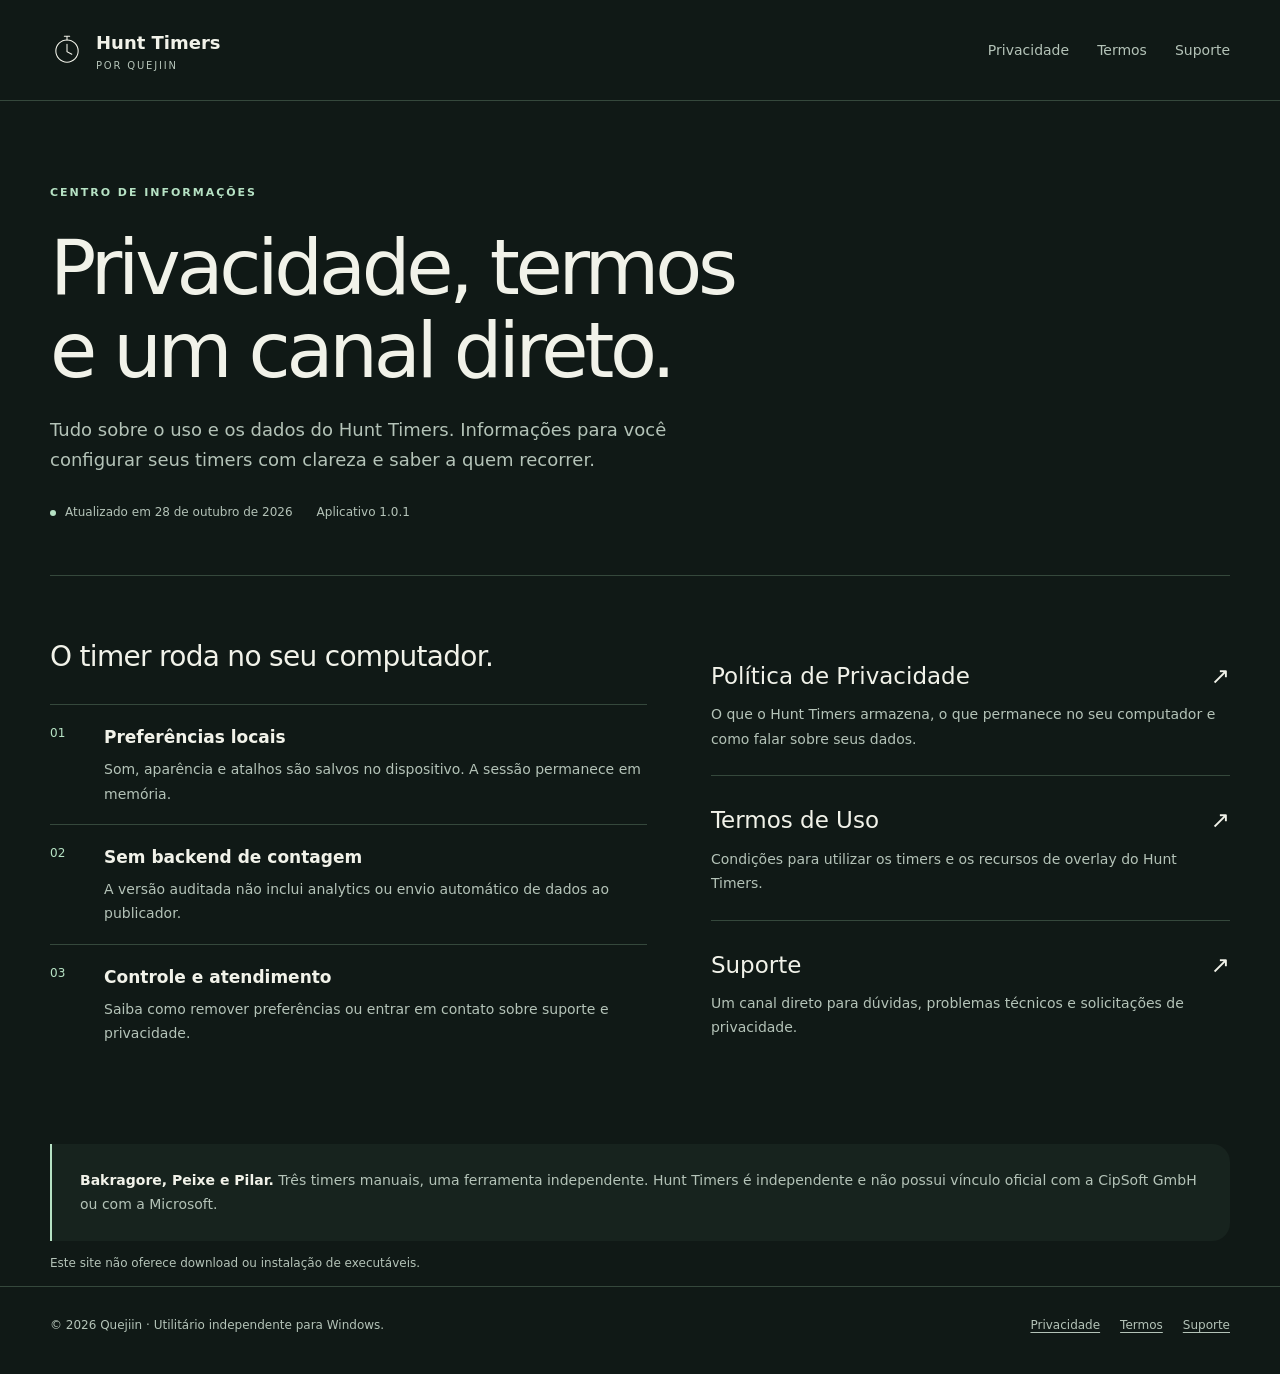
<file: index.html>
<!doctype html>
<html lang="pt-BR"><head><meta charset="utf-8"><meta name="viewport" content="width=device-width,initial-scale=1"><meta name="color-scheme" content="dark"><meta name="referrer" content="strict-origin-when-cross-origin"><meta http-equiv="Content-Security-Policy" content="default-src 'none'; style-src 'self'; img-src 'self'; font-src 'none'; script-src 'none'; connect-src 'none'; base-uri 'none'; form-action 'none'; object-src 'none'"><title>Privacidade, termos e suporte | Hunt Timers</title><meta name="description" content="Informações de privacidade, termos de uso e suporte do Hunt Timers, por Quejiin."><link rel="canonical" href="https://quejiin.github.io/"><link rel="icon" type="image/svg+xml" href="assets/icon.svg"><link rel="stylesheet" href="assets/style.css"></head>
<body><a class="skip" href="#conteudo">Pular para o conteúdo</a><header class="site-header"><div class="wrap header-row"><a class="brand" href="index.html"><svg viewBox="0 0 64 64" aria-hidden="true"><circle cx="32" cy="34" r="21" fill="none" stroke="currentColor" stroke-width="2"/><path d="M32 21v14l9 5M27 6h10M32 6v7" fill="none" stroke="currentColor" stroke-width="2" stroke-linecap="round"/></svg><span>Hunt Timers<small>por Quejiin</small></span></a><nav class="nav" aria-label="Navegação principal"><a href="privacidade.html">Privacidade</a><a href="termos.html">Termos</a><a href="suporte.html">Suporte</a></nav></div></header><main id="conteudo" class="wrap"><div class="hero"><span class="eyebrow">Centro de informações</span><h1>Privacidade, termos<br>e um canal direto.</h1><p class="lead">Tudo sobre o uso e os dados do Hunt Timers. Informações para você configurar seus timers com clareza e saber a quem recorrer.</p><div class="meta"><span><i class="dot" aria-hidden="true"></i>Atualizado em 28 de outubro de 2026</span><span>Aplicativo 1.0.1</span></div></div><div class="divider"></div><div class="home-grid"><section aria-labelledby="local"><h2 id="local">O timer roda no seu computador.</h2><div class="facts"><div class="fact"><span class="number">01</span><div><strong>Preferências locais</strong><p>Som, aparência e atalhos são salvos no dispositivo. A sessão permanece em memória.</p></div></div><div class="fact"><span class="number">02</span><div><strong>Sem backend de contagem</strong><p>A versão auditada não inclui analytics ou envio automático de dados ao publicador.</p></div></div><div class="fact"><span class="number">03</span><div><strong>Controle e atendimento</strong><p>Saiba como remover preferências ou entrar em contato sobre suporte e privacidade.</p></div></div></div></section><section aria-label="Documentos"><a class="destination" href="privacidade.html"><h3>Política de Privacidade<span aria-hidden="true">↗</span></h3><p>O que o Hunt Timers armazena, o que permanece no seu computador e como falar sobre seus dados.</p></a><a class="destination" href="termos.html"><h3>Termos de Uso<span aria-hidden="true">↗</span></h3><p>Condições para utilizar os timers e os recursos de overlay do Hunt Timers.</p></a><a class="destination" href="suporte.html"><h3>Suporte<span aria-hidden="true">↗</span></h3><p>Um canal direto para dúvidas, problemas técnicos e solicitações de privacidade.</p></a></section></div><div class="note"><strong>Bakragore, Peixe e Pilar.</strong> Três timers manuais, uma ferramenta independente. Hunt Timers é independente e não possui vínculo oficial com a CipSoft GmbH ou com a Microsoft.</div><p class="small">Este site não oferece download ou instalação de executáveis.</p></main><footer><div class="wrap footer-row"><span>© 2026 Quejiin · Utilitário independente para Windows.</span><nav class="footer-links" aria-label="Links do rodapé"><a href="privacidade.html">Privacidade</a><a href="termos.html">Termos</a><a href="suporte.html">Suporte</a></nav></div></footer></body></html>
</file>
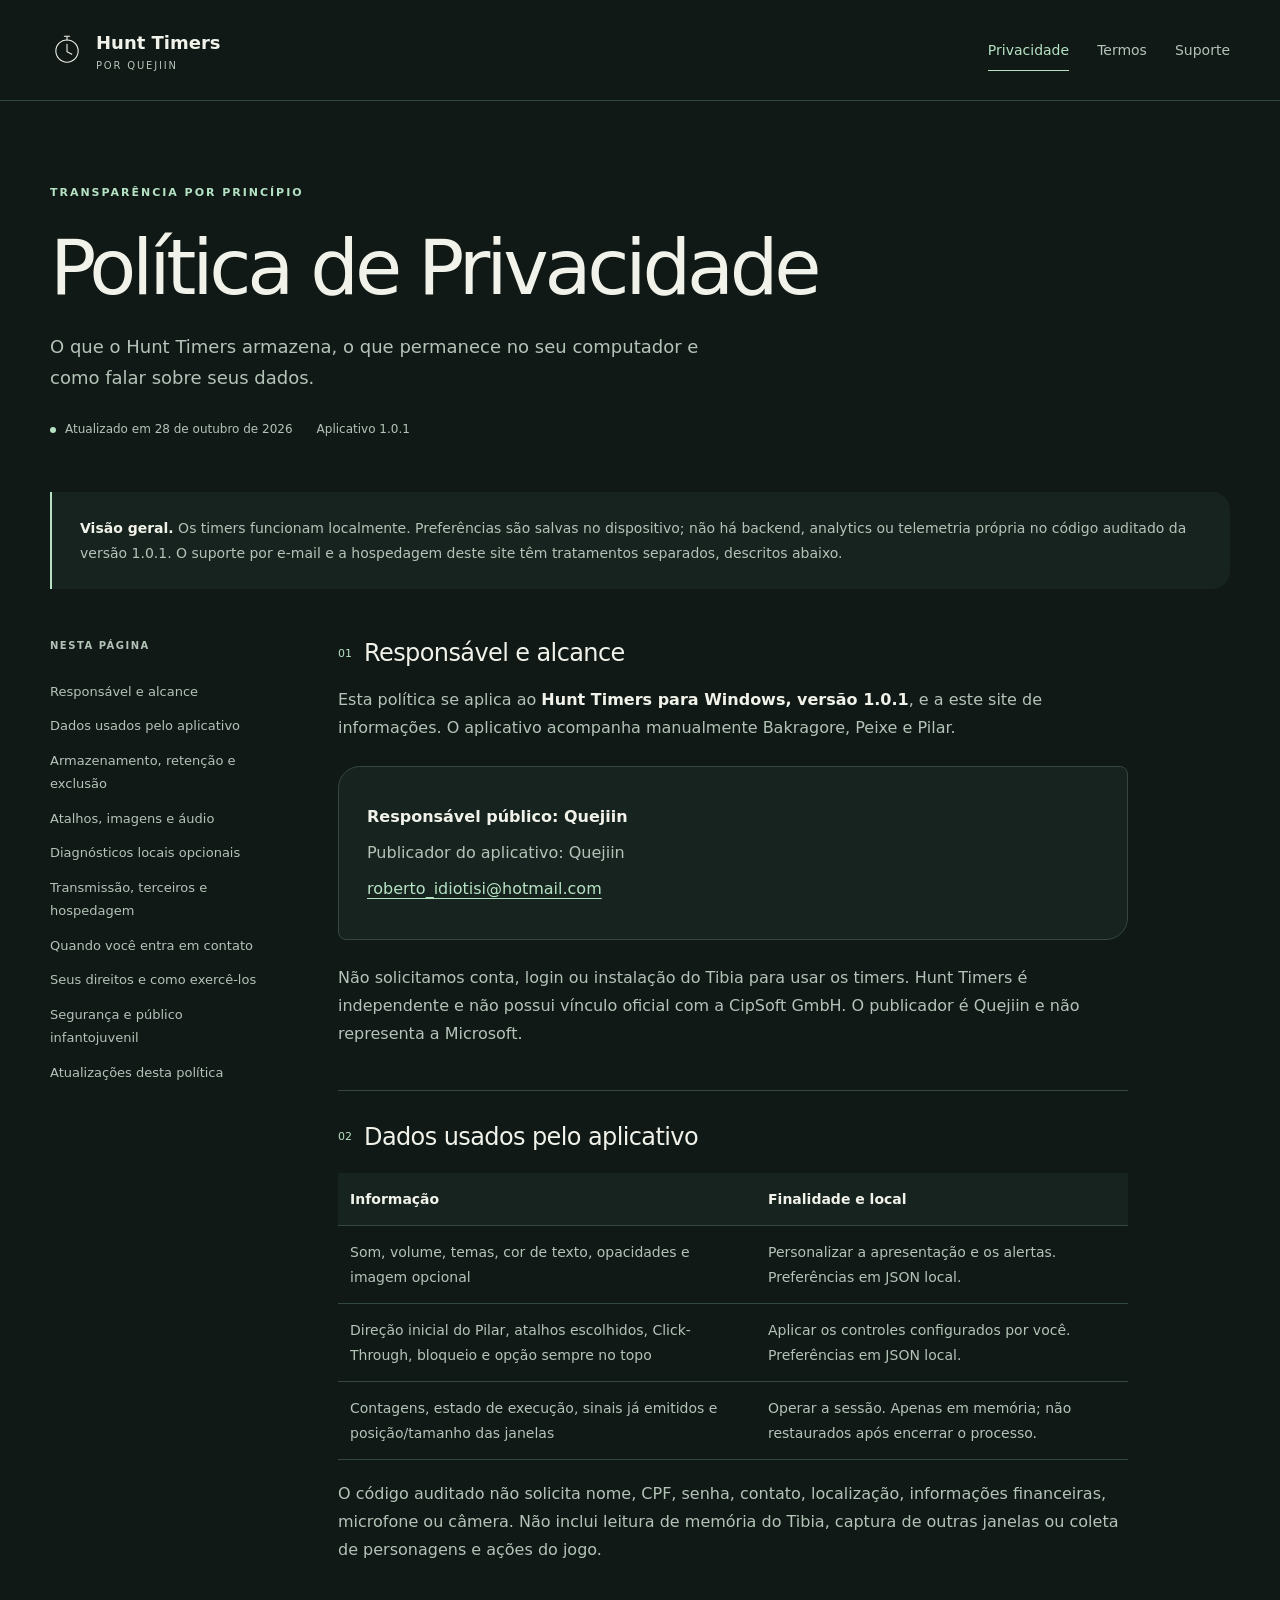
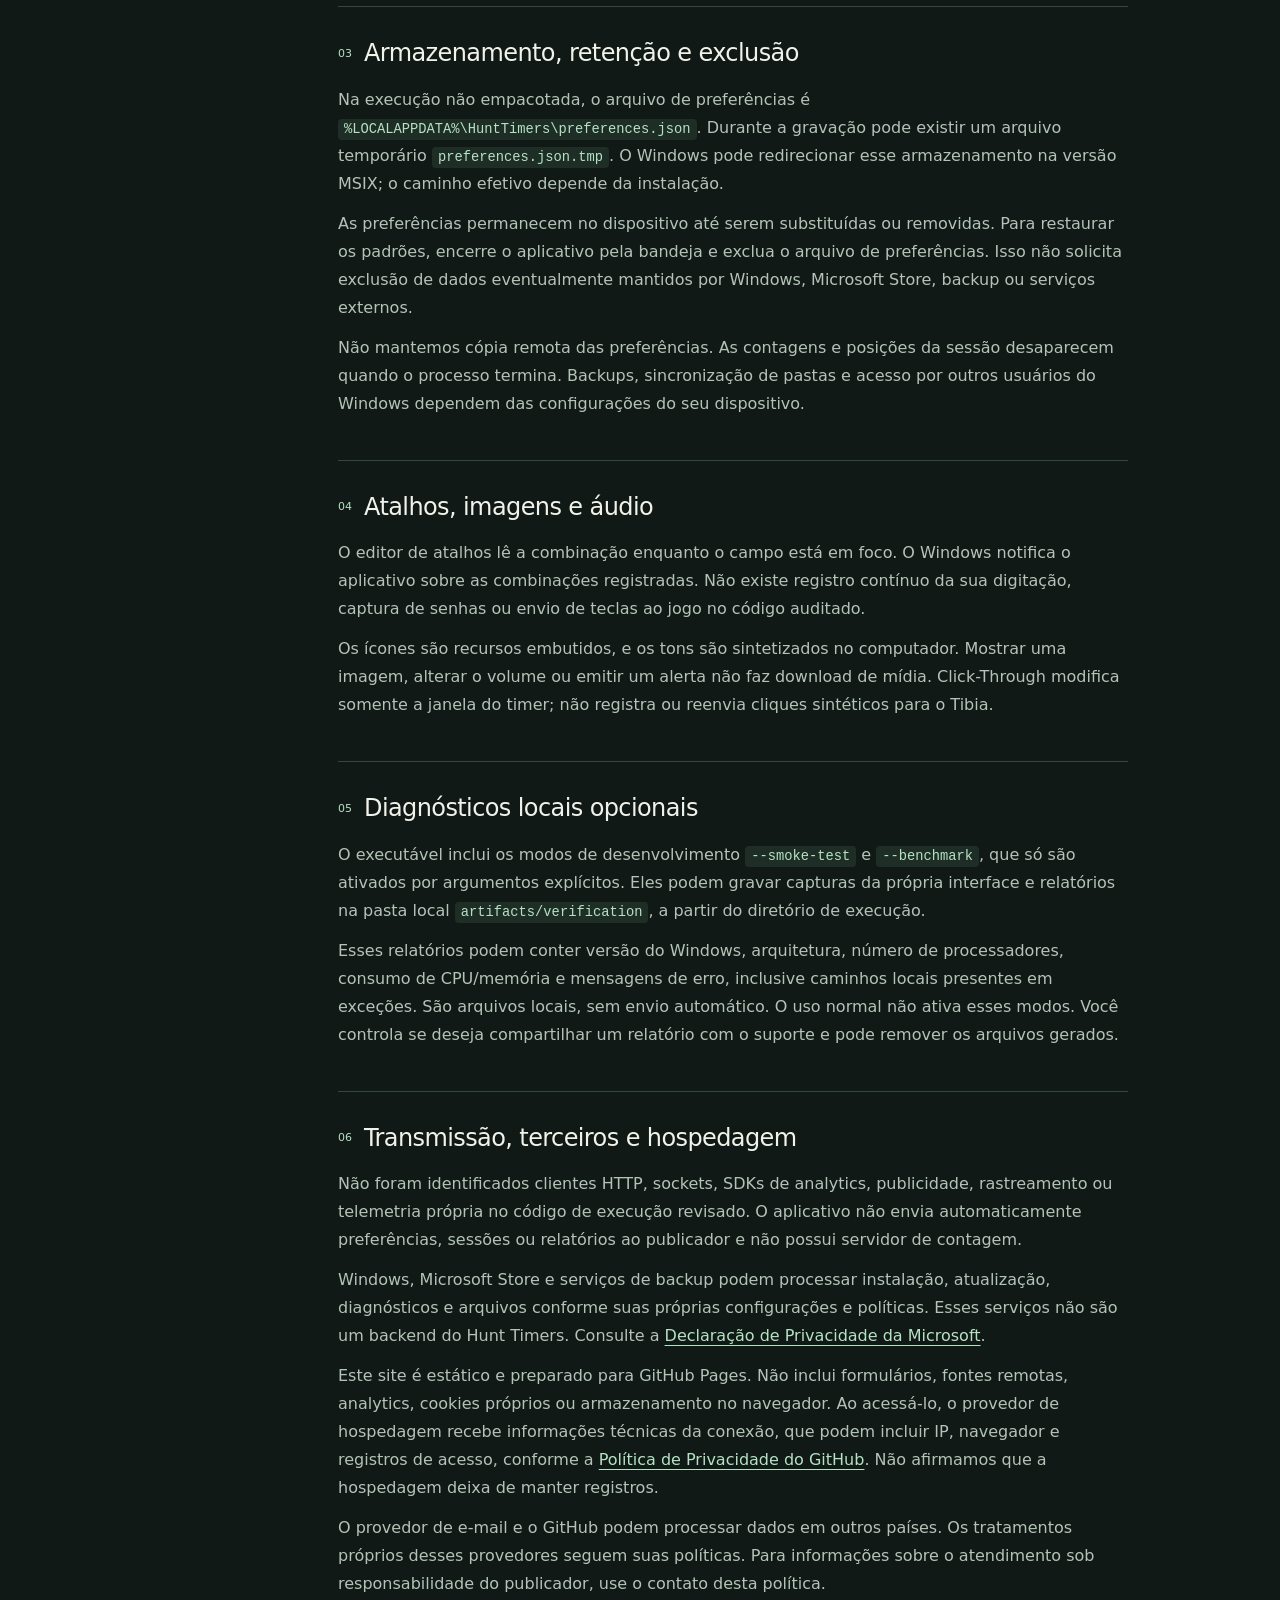
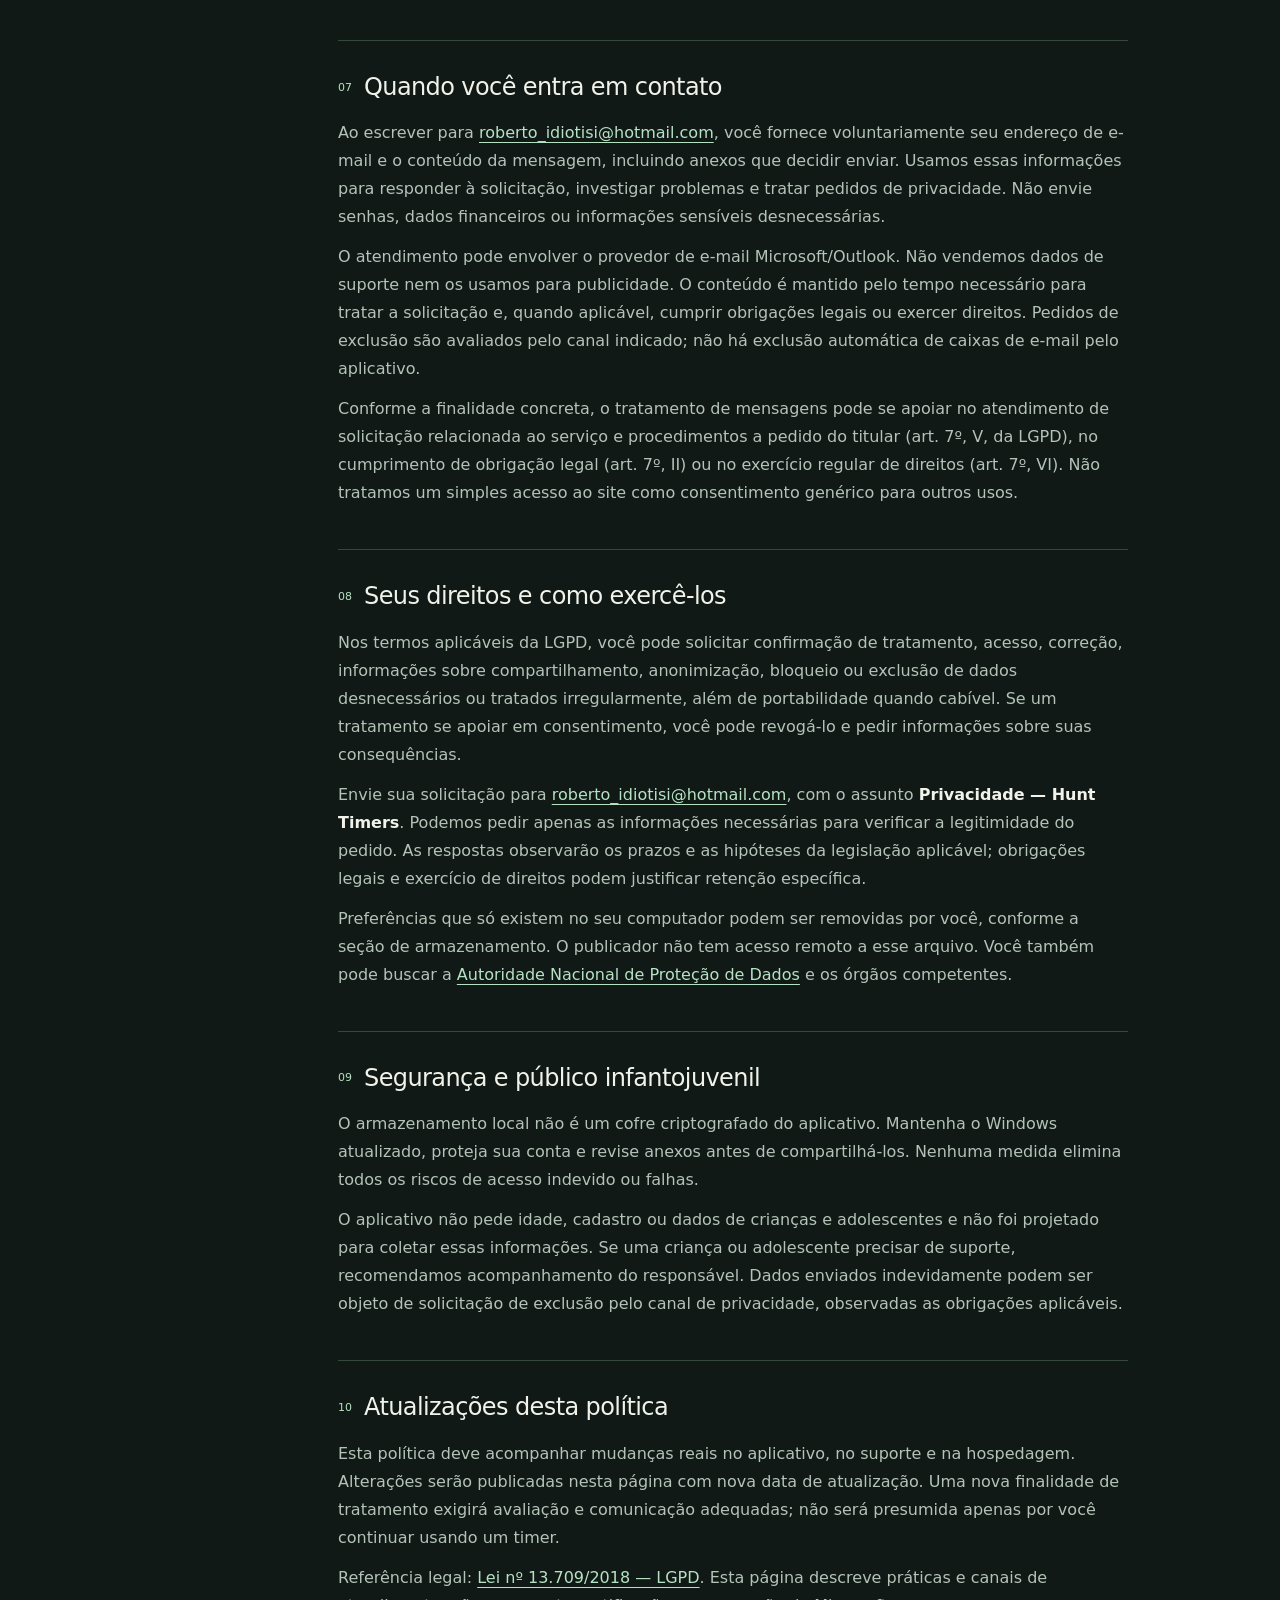
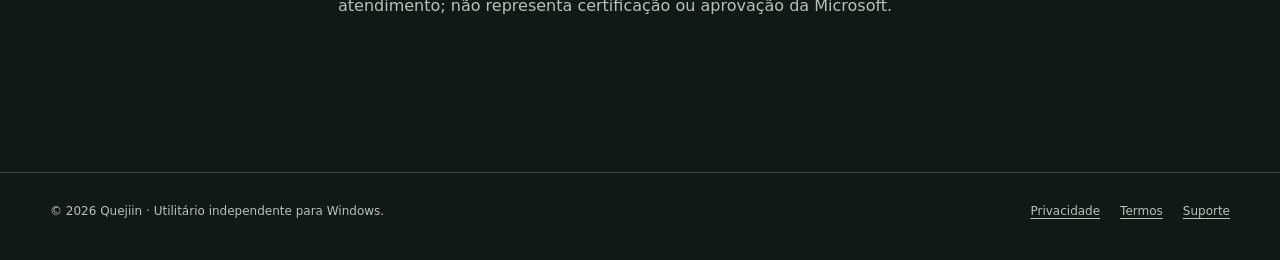
<file: privacidade.html>
<!doctype html>
<html lang="pt-BR"><head><meta charset="utf-8"><meta name="viewport" content="width=device-width,initial-scale=1"><meta name="color-scheme" content="dark"><meta name="referrer" content="strict-origin-when-cross-origin"><meta http-equiv="Content-Security-Policy" content="default-src 'none'; style-src 'self'; img-src 'self'; font-src 'none'; script-src 'none'; connect-src 'none'; base-uri 'none'; form-action 'none'; object-src 'none'"><title>Política de Privacidade | Hunt Timers</title><meta name="description" content="O que o Hunt Timers armazena, o que permanece no seu computador e como falar sobre seus dados."><link rel="canonical" href="https://quejiin.github.io/privacidade.html"><link rel="icon" type="image/svg+xml" href="assets/icon.svg"><link rel="stylesheet" href="assets/style.css"></head>
<body><a class="skip" href="#conteudo">Pular para o conteúdo</a><header class="site-header"><div class="wrap header-row"><a class="brand" href="index.html"><svg viewBox="0 0 64 64" aria-hidden="true"><circle cx="32" cy="34" r="21" fill="none" stroke="currentColor" stroke-width="2"/><path d="M32 21v14l9 5M27 6h10M32 6v7" fill="none" stroke="currentColor" stroke-width="2" stroke-linecap="round"/></svg><span>Hunt Timers<small>por Quejiin</small></span></a><nav class="nav" aria-label="Navegação principal"><a href="privacidade.html" aria-current="page">Privacidade</a><a href="termos.html">Termos</a><a href="suporte.html">Suporte</a></nav></div></header><main id="conteudo" class="wrap"><div class="hero"><span class="eyebrow">Transparência por princípio</span><h1>Política de Privacidade</h1><p class="lead">O que o Hunt Timers armazena, o que permanece no seu computador e como falar sobre seus dados.</p><div class="meta"><span><i class="dot" aria-hidden="true"></i>Atualizado em 28 de outubro de 2026</span><span>Aplicativo 1.0.1</span></div></div><div class="note"><strong>Visão geral.</strong> Os timers funcionam localmente. Preferências são salvas no dispositivo; não há backend, analytics ou telemetria própria no código auditado da versão 1.0.1. O suporte por e-mail e a hospedagem deste site têm tratamentos separados, descritos abaixo.</div><div class="document"><aside class="toc" aria-label="Índice da página"><h2>Nesta página</h2><a href="#responsavel">Responsável e alcance</a><a href="#dados">Dados usados pelo aplicativo</a><a href="#armazenamento">Armazenamento, retenção e exclusão</a><a href="#atalhos">Atalhos, imagens e áudio</a><a href="#diagnosticos">Diagnósticos locais opcionais</a><a href="#rede">Transmissão, terceiros e hospedagem</a><a href="#suporte">Quando você entra em contato</a><a href="#direitos">Seus direitos e como exercê-los</a><a href="#seguranca">Segurança e público infantojuvenil</a><a href="#alteracoes">Atualizações desta política</a></aside><article class="legal" aria-label="Política de Privacidade"><section id="responsavel" aria-labelledby="titulo-responsavel"><h2 id="titulo-responsavel"><span class="section-number" aria-hidden="true">01</span>Responsável e alcance</h2><p>Esta política se aplica ao <strong>Hunt Timers para Windows, versão 1.0.1</strong>, e a este site de informações. O aplicativo acompanha manualmente Bakragore, Peixe e Pilar.</p><div class="contact-block"><p><strong>Responsável público: Quejiin</strong></p><p>Publicador do aplicativo: Quejiin</p><p><a class="break" href="mailto:roberto_idiotisi@hotmail.com">roberto_idiotisi@hotmail.com</a></p></div><p>Não solicitamos conta, login ou instalação do Tibia para usar os timers. Hunt Timers é independente e não possui vínculo oficial com a CipSoft GmbH. O publicador é Quejiin e não representa a Microsoft.</p></section>
<section id="dados" aria-labelledby="titulo-dados"><h2 id="titulo-dados"><span class="section-number" aria-hidden="true">02</span>Dados usados pelo aplicativo</h2><div class="table-scroll"><table><thead><tr><th>Informação</th><th>Finalidade e local</th></tr></thead><tbody><tr><td>Som, volume, temas, cor de texto, opacidades e imagem opcional</td><td>Personalizar a apresentação e os alertas. Preferências em JSON local.</td></tr><tr><td>Direção inicial do Pilar, atalhos escolhidos, Click-Through, bloqueio e opção sempre no topo</td><td>Aplicar os controles configurados por você. Preferências em JSON local.</td></tr><tr><td>Contagens, estado de execução, sinais já emitidos e posição/tamanho das janelas</td><td>Operar a sessão. Apenas em memória; não restaurados após encerrar o processo.</td></tr></tbody></table></div><p>O código auditado não solicita nome, CPF, senha, contato, localização, informações financeiras, microfone ou câmera. Não inclui leitura de memória do Tibia, captura de outras janelas ou coleta de personagens e ações do jogo.</p></section>
<section id="armazenamento" aria-labelledby="titulo-armazenamento"><h2 id="titulo-armazenamento"><span class="section-number" aria-hidden="true">03</span>Armazenamento, retenção e exclusão</h2><p>Na execução não empacotada, o arquivo de preferências é <code>%LOCALAPPDATA%\HuntTimers\preferences.json</code>. Durante a gravação pode existir um arquivo temporário <code>preferences.json.tmp</code>. O Windows pode redirecionar esse armazenamento na versão MSIX; o caminho efetivo depende da instalação.</p><p>As preferências permanecem no dispositivo até serem substituídas ou removidas. Para restaurar os padrões, encerre o aplicativo pela bandeja e exclua o arquivo de preferências. Isso não solicita exclusão de dados eventualmente mantidos por Windows, Microsoft Store, backup ou serviços externos.</p><p>Não mantemos cópia remota das preferências. As contagens e posições da sessão desaparecem quando o processo termina. Backups, sincronização de pastas e acesso por outros usuários do Windows dependem das configurações do seu dispositivo.</p></section>
<section id="atalhos" aria-labelledby="titulo-atalhos"><h2 id="titulo-atalhos"><span class="section-number" aria-hidden="true">04</span>Atalhos, imagens e áudio</h2><p>O editor de atalhos lê a combinação enquanto o campo está em foco. O Windows notifica o aplicativo sobre as combinações registradas. Não existe registro contínuo da sua digitação, captura de senhas ou envio de teclas ao jogo no código auditado.</p><p>Os ícones são recursos embutidos, e os tons são sintetizados no computador. Mostrar uma imagem, alterar o volume ou emitir um alerta não faz download de mídia. Click-Through modifica somente a janela do timer; não registra ou reenvia cliques sintéticos para o Tibia.</p></section>
<section id="diagnosticos" aria-labelledby="titulo-diagnosticos"><h2 id="titulo-diagnosticos"><span class="section-number" aria-hidden="true">05</span>Diagnósticos locais opcionais</h2><p>O executável inclui os modos de desenvolvimento <code>--smoke-test</code> e <code>--benchmark</code>, que só são ativados por argumentos explícitos. Eles podem gravar capturas da própria interface e relatórios na pasta local <code>artifacts/verification</code>, a partir do diretório de execução.</p><p>Esses relatórios podem conter versão do Windows, arquitetura, número de processadores, consumo de CPU/memória e mensagens de erro, inclusive caminhos locais presentes em exceções. São arquivos locais, sem envio automático. O uso normal não ativa esses modos. Você controla se deseja compartilhar um relatório com o suporte e pode remover os arquivos gerados.</p></section>
<section id="rede" aria-labelledby="titulo-rede"><h2 id="titulo-rede"><span class="section-number" aria-hidden="true">06</span>Transmissão, terceiros e hospedagem</h2><p>Não foram identificados clientes HTTP, sockets, SDKs de analytics, publicidade, rastreamento ou telemetria própria no código de execução revisado. O aplicativo não envia automaticamente preferências, sessões ou relatórios ao publicador e não possui servidor de contagem.</p><p>Windows, Microsoft Store e serviços de backup podem processar instalação, atualização, diagnósticos e arquivos conforme suas próprias configurações e políticas. Esses serviços não são um backend do Hunt Timers. Consulte a <a href="https://privacy.microsoft.com/pt-br/privacystatement">Declaração de Privacidade da Microsoft</a>.</p><p>Este site é estático e preparado para GitHub Pages. Não inclui formulários, fontes remotas, analytics, cookies próprios ou armazenamento no navegador. Ao acessá-lo, o provedor de hospedagem recebe informações técnicas da conexão, que podem incluir IP, navegador e registros de acesso, conforme a <a href="https://docs.github.com/en/site-policy/privacy-policies/github-general-privacy-statement">Política de Privacidade do GitHub</a>. Não afirmamos que a hospedagem deixa de manter registros.</p><p>O provedor de e-mail e o GitHub podem processar dados em outros países. Os tratamentos próprios desses provedores seguem suas políticas. Para informações sobre o atendimento sob responsabilidade do publicador, use o contato desta política.</p></section>
<section id="suporte" aria-labelledby="titulo-suporte"><h2 id="titulo-suporte"><span class="section-number" aria-hidden="true">07</span>Quando você entra em contato</h2><p>Ao escrever para <a class="break" href="mailto:roberto_idiotisi@hotmail.com">roberto_idiotisi@hotmail.com</a>, você fornece voluntariamente seu endereço de e-mail e o conteúdo da mensagem, incluindo anexos que decidir enviar. Usamos essas informações para responder à solicitação, investigar problemas e tratar pedidos de privacidade. Não envie senhas, dados financeiros ou informações sensíveis desnecessárias.</p><p>O atendimento pode envolver o provedor de e-mail Microsoft/Outlook. Não vendemos dados de suporte nem os usamos para publicidade. O conteúdo é mantido pelo tempo necessário para tratar a solicitação e, quando aplicável, cumprir obrigações legais ou exercer direitos. Pedidos de exclusão são avaliados pelo canal indicado; não há exclusão automática de caixas de e-mail pelo aplicativo.</p><p>Conforme a finalidade concreta, o tratamento de mensagens pode se apoiar no atendimento de solicitação relacionada ao serviço e procedimentos a pedido do titular (art. 7º, V, da LGPD), no cumprimento de obrigação legal (art. 7º, II) ou no exercício regular de direitos (art. 7º, VI). Não tratamos um simples acesso ao site como consentimento genérico para outros usos.</p></section>
<section id="direitos" aria-labelledby="titulo-direitos"><h2 id="titulo-direitos"><span class="section-number" aria-hidden="true">08</span>Seus direitos e como exercê-los</h2><p>Nos termos aplicáveis da LGPD, você pode solicitar confirmação de tratamento, acesso, correção, informações sobre compartilhamento, anonimização, bloqueio ou exclusão de dados desnecessários ou tratados irregularmente, além de portabilidade quando cabível. Se um tratamento se apoiar em consentimento, você pode revogá-lo e pedir informações sobre suas consequências.</p><p>Envie sua solicitação para <a class="break" href="mailto:roberto_idiotisi@hotmail.com">roberto_idiotisi@hotmail.com</a>, com o assunto <strong>Privacidade — Hunt Timers</strong>. Podemos pedir apenas as informações necessárias para verificar a legitimidade do pedido. As respostas observarão os prazos e as hipóteses da legislação aplicável; obrigações legais e exercício de direitos podem justificar retenção específica.</p><p>Preferências que só existem no seu computador podem ser removidas por você, conforme a seção de armazenamento. O publicador não tem acesso remoto a esse arquivo. Você também pode buscar a <a href="https://www.gov.br/anpd/pt-br">Autoridade Nacional de Proteção de Dados</a> e os órgãos competentes.</p></section>
<section id="seguranca" aria-labelledby="titulo-seguranca"><h2 id="titulo-seguranca"><span class="section-number" aria-hidden="true">09</span>Segurança e público infantojuvenil</h2><p>O armazenamento local não é um cofre criptografado do aplicativo. Mantenha o Windows atualizado, proteja sua conta e revise anexos antes de compartilhá-los. Nenhuma medida elimina todos os riscos de acesso indevido ou falhas.</p><p>O aplicativo não pede idade, cadastro ou dados de crianças e adolescentes e não foi projetado para coletar essas informações. Se uma criança ou adolescente precisar de suporte, recomendamos acompanhamento do responsável. Dados enviados indevidamente podem ser objeto de solicitação de exclusão pelo canal de privacidade, observadas as obrigações aplicáveis.</p></section>
<section id="alteracoes" aria-labelledby="titulo-alteracoes"><h2 id="titulo-alteracoes"><span class="section-number" aria-hidden="true">10</span>Atualizações desta política</h2><p>Esta política deve acompanhar mudanças reais no aplicativo, no suporte e na hospedagem. Alterações serão publicadas nesta página com nova data de atualização. Uma nova finalidade de tratamento exigirá avaliação e comunicação adequadas; não será presumida apenas por você continuar usando um timer.</p><p>Referência legal: <a href="https://www.planalto.gov.br/ccivil_03/_ato2015-2018/2018/lei/l13709.htm">Lei nº 13.709/2018 — LGPD</a>. Esta página descreve práticas e canais de atendimento; não representa certificação ou aprovação da Microsoft.</p></section></article></div></main><footer><div class="wrap footer-row"><span>© 2026 Quejiin · Utilitário independente para Windows.</span><nav class="footer-links" aria-label="Links do rodapé"><a href="privacidade.html" aria-current="page">Privacidade</a><a href="termos.html">Termos</a><a href="suporte.html">Suporte</a></nav></div></footer></body></html>
</file>
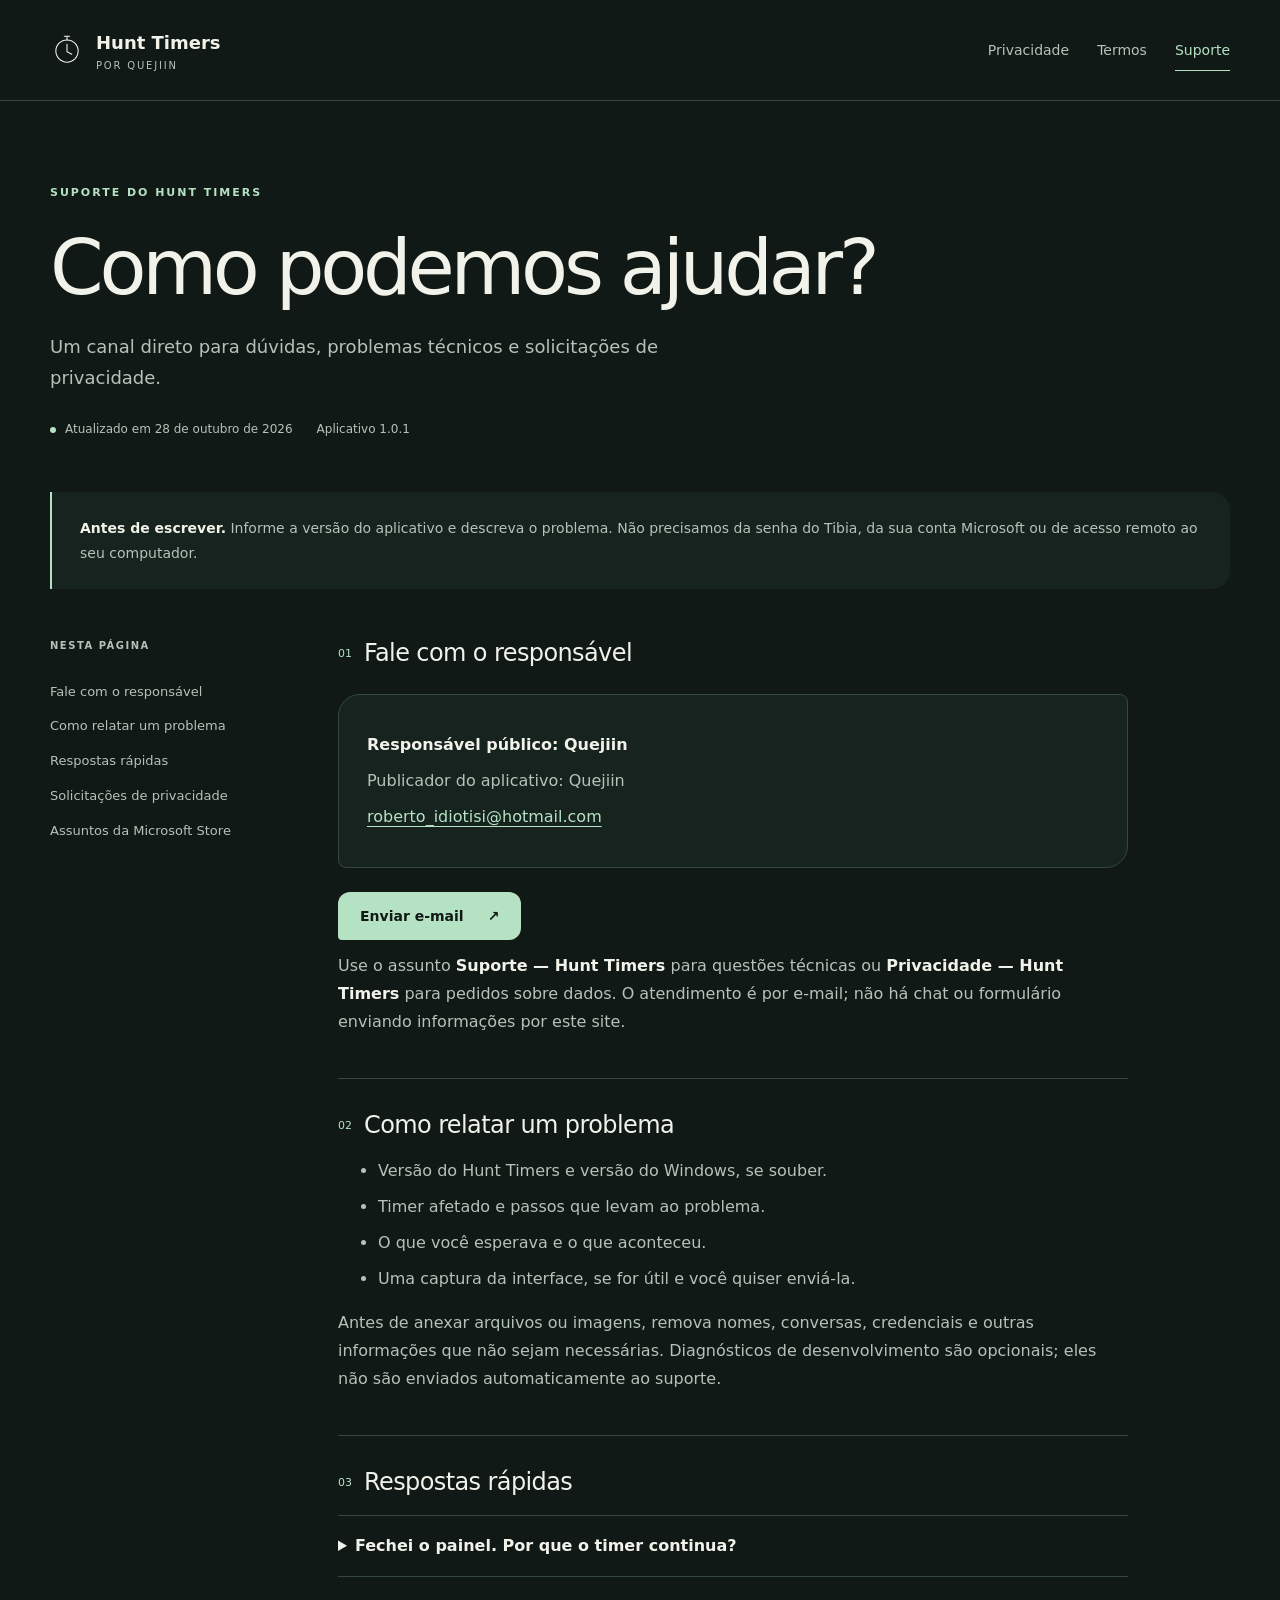
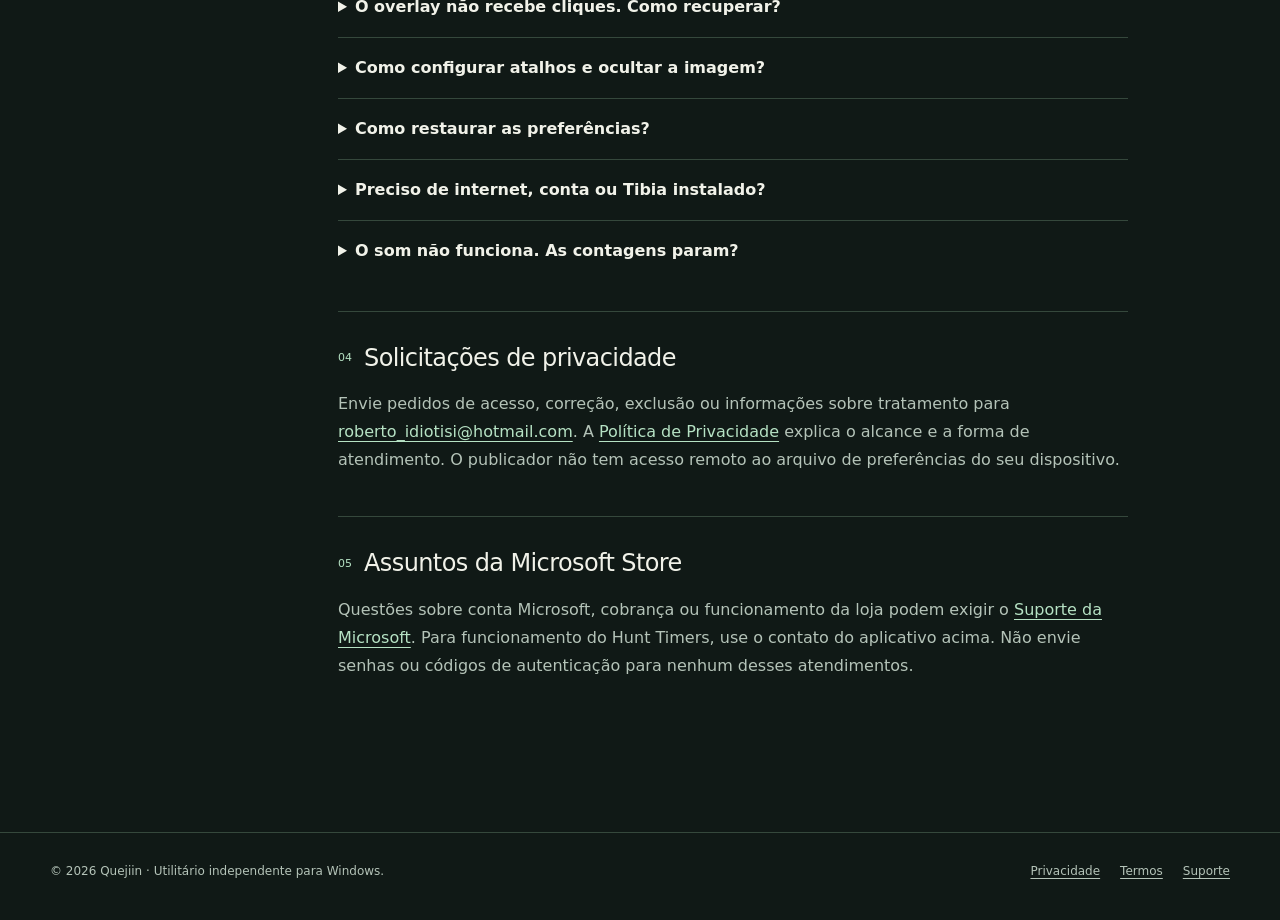
<file: suporte.html>
<!doctype html>
<html lang="pt-BR"><head><meta charset="utf-8"><meta name="viewport" content="width=device-width,initial-scale=1"><meta name="color-scheme" content="dark"><meta name="referrer" content="strict-origin-when-cross-origin"><meta http-equiv="Content-Security-Policy" content="default-src 'none'; style-src 'self'; img-src 'self'; font-src 'none'; script-src 'none'; connect-src 'none'; base-uri 'none'; form-action 'none'; object-src 'none'"><title>Como podemos ajudar? | Hunt Timers</title><meta name="description" content="Um canal direto para dúvidas, problemas técnicos e solicitações de privacidade."><link rel="canonical" href="https://quejiin.github.io/suporte.html"><link rel="icon" type="image/svg+xml" href="assets/icon.svg"><link rel="stylesheet" href="assets/style.css"></head>
<body><a class="skip" href="#conteudo">Pular para o conteúdo</a><header class="site-header"><div class="wrap header-row"><a class="brand" href="index.html"><svg viewBox="0 0 64 64" aria-hidden="true"><circle cx="32" cy="34" r="21" fill="none" stroke="currentColor" stroke-width="2"/><path d="M32 21v14l9 5M27 6h10M32 6v7" fill="none" stroke="currentColor" stroke-width="2" stroke-linecap="round"/></svg><span>Hunt Timers<small>por Quejiin</small></span></a><nav class="nav" aria-label="Navegação principal"><a href="privacidade.html">Privacidade</a><a href="termos.html">Termos</a><a href="suporte.html" aria-current="page">Suporte</a></nav></div></header><main id="conteudo" class="wrap"><div class="hero"><span class="eyebrow">Suporte do Hunt Timers</span><h1>Como podemos ajudar?</h1><p class="lead">Um canal direto para dúvidas, problemas técnicos e solicitações de privacidade.</p><div class="meta"><span><i class="dot" aria-hidden="true"></i>Atualizado em 28 de outubro de 2026</span><span>Aplicativo 1.0.1</span></div></div><div class="note"><strong>Antes de escrever.</strong> Informe a versão do aplicativo e descreva o problema. Não precisamos da senha do Tibia, da sua conta Microsoft ou de acesso remoto ao seu computador.</div><div class="document"><aside class="toc" aria-label="Índice da página"><h2>Nesta página</h2><a href="#contato">Fale com o responsável</a><a href="#relatar">Como relatar um problema</a><a href="#duvidas">Respostas rápidas</a><a href="#privacidade">Solicitações de privacidade</a><a href="#microsoft">Assuntos da Microsoft Store</a></aside><article class="legal" aria-label="Como podemos ajudar?"><section id="contato" aria-labelledby="titulo-contato"><h2 id="titulo-contato"><span class="section-number" aria-hidden="true">01</span>Fale com o responsável</h2><div class="contact-block"><p><strong>Responsável público: Quejiin</strong></p><p>Publicador do aplicativo: Quejiin</p><p><a class="break" href="mailto:roberto_idiotisi@hotmail.com">roberto_idiotisi@hotmail.com</a></p></div><p><a class="button-link" href="mailto:roberto_idiotisi@hotmail.com?subject=Hunt%20Timers%20%E2%80%94%20Suporte">Enviar e-mail <span aria-hidden="true">↗</span></a></p><p>Use o assunto <strong>Suporte — Hunt Timers</strong> para questões técnicas ou <strong>Privacidade — Hunt Timers</strong> para pedidos sobre dados. O atendimento é por e-mail; não há chat ou formulário enviando informações por este site.</p></section>
<section id="relatar" aria-labelledby="titulo-relatar"><h2 id="titulo-relatar"><span class="section-number" aria-hidden="true">02</span>Como relatar um problema</h2><ul><li>Versão do Hunt Timers e versão do Windows, se souber.</li><li>Timer afetado e passos que levam ao problema.</li><li>O que você esperava e o que aconteceu.</li><li>Uma captura da interface, se for útil e você quiser enviá-la.</li></ul><p>Antes de anexar arquivos ou imagens, remova nomes, conversas, credenciais e outras informações que não sejam necessárias. Diagnósticos de desenvolvimento são opcionais; eles não são enviados automaticamente ao suporte.</p></section>
<section id="duvidas" aria-labelledby="titulo-duvidas"><h2 id="titulo-duvidas"><span class="section-number" aria-hidden="true">03</span>Respostas rápidas</h2><details><summary>Fechei o painel. Por que o timer continua?</summary><p>Fechar ou minimizar a configuração recolhe o aplicativo à bandeja. Para encerrar de verdade, abra o menu do ícone e escolha Encerrar.</p></details><details><summary>O overlay não recebe cliques. Como recuperar?</summary><p>Use Editar overlays no configurador ou Liberar overlays na bandeja para desligar Click-Through e o bloqueio de posição.</p></details><details><summary>Como configurar atalhos e ocultar a imagem?</summary><p>Clique em ⋯ no cartão do timer. O menu reúne aparência, Mostrar imagem, som, interação e os campos de atalhos. Backspace/Delete remove um atalho; Escape fecha o menu.</p></details><details><summary>Como restaurar as preferências?</summary><p>Encerre o app pela bandeja e remova preferences.json em %LOCALAPPDATA%\HuntTimers na execução portátil. A instalação MSIX pode redirecionar esse armazenamento. Consulte a política para detalhes.</p></details><details><summary>Preciso de internet, conta ou Tibia instalado?</summary><p>Não para a operação dos timers. A sincronização é manual, e a contagem não usa um servidor. Download e atualização pela Store e acesso a este site dependem de conexão.</p></details><details><summary>O som não funciona. As contagens param?</summary><p>Não. Confira Som e volume no menu da hunt e o dispositivo de saída do Windows. A ausência de áudio não deve interromper as transições.</p></details></section>
<section id="privacidade" aria-labelledby="titulo-privacidade"><h2 id="titulo-privacidade"><span class="section-number" aria-hidden="true">04</span>Solicitações de privacidade</h2><p>Envie pedidos de acesso, correção, exclusão ou informações sobre tratamento para <a class="break" href="mailto:roberto_idiotisi@hotmail.com">roberto_idiotisi@hotmail.com</a>. A <a href="privacidade.html#direitos">Política de Privacidade</a> explica o alcance e a forma de atendimento. O publicador não tem acesso remoto ao arquivo de preferências do seu dispositivo.</p></section>
<section id="microsoft" aria-labelledby="titulo-microsoft"><h2 id="titulo-microsoft"><span class="section-number" aria-hidden="true">05</span>Assuntos da Microsoft Store</h2><p>Questões sobre conta Microsoft, cobrança ou funcionamento da loja podem exigir o <a href="https://support.microsoft.com/pt-br">Suporte da Microsoft</a>. Para funcionamento do Hunt Timers, use o contato do aplicativo acima. Não envie senhas ou códigos de autenticação para nenhum desses atendimentos.</p></section></article></div></main><footer><div class="wrap footer-row"><span>© 2026 Quejiin · Utilitário independente para Windows.</span><nav class="footer-links" aria-label="Links do rodapé"><a href="privacidade.html">Privacidade</a><a href="termos.html">Termos</a><a href="suporte.html" aria-current="page">Suporte</a></nav></div></footer></body></html>
</file>
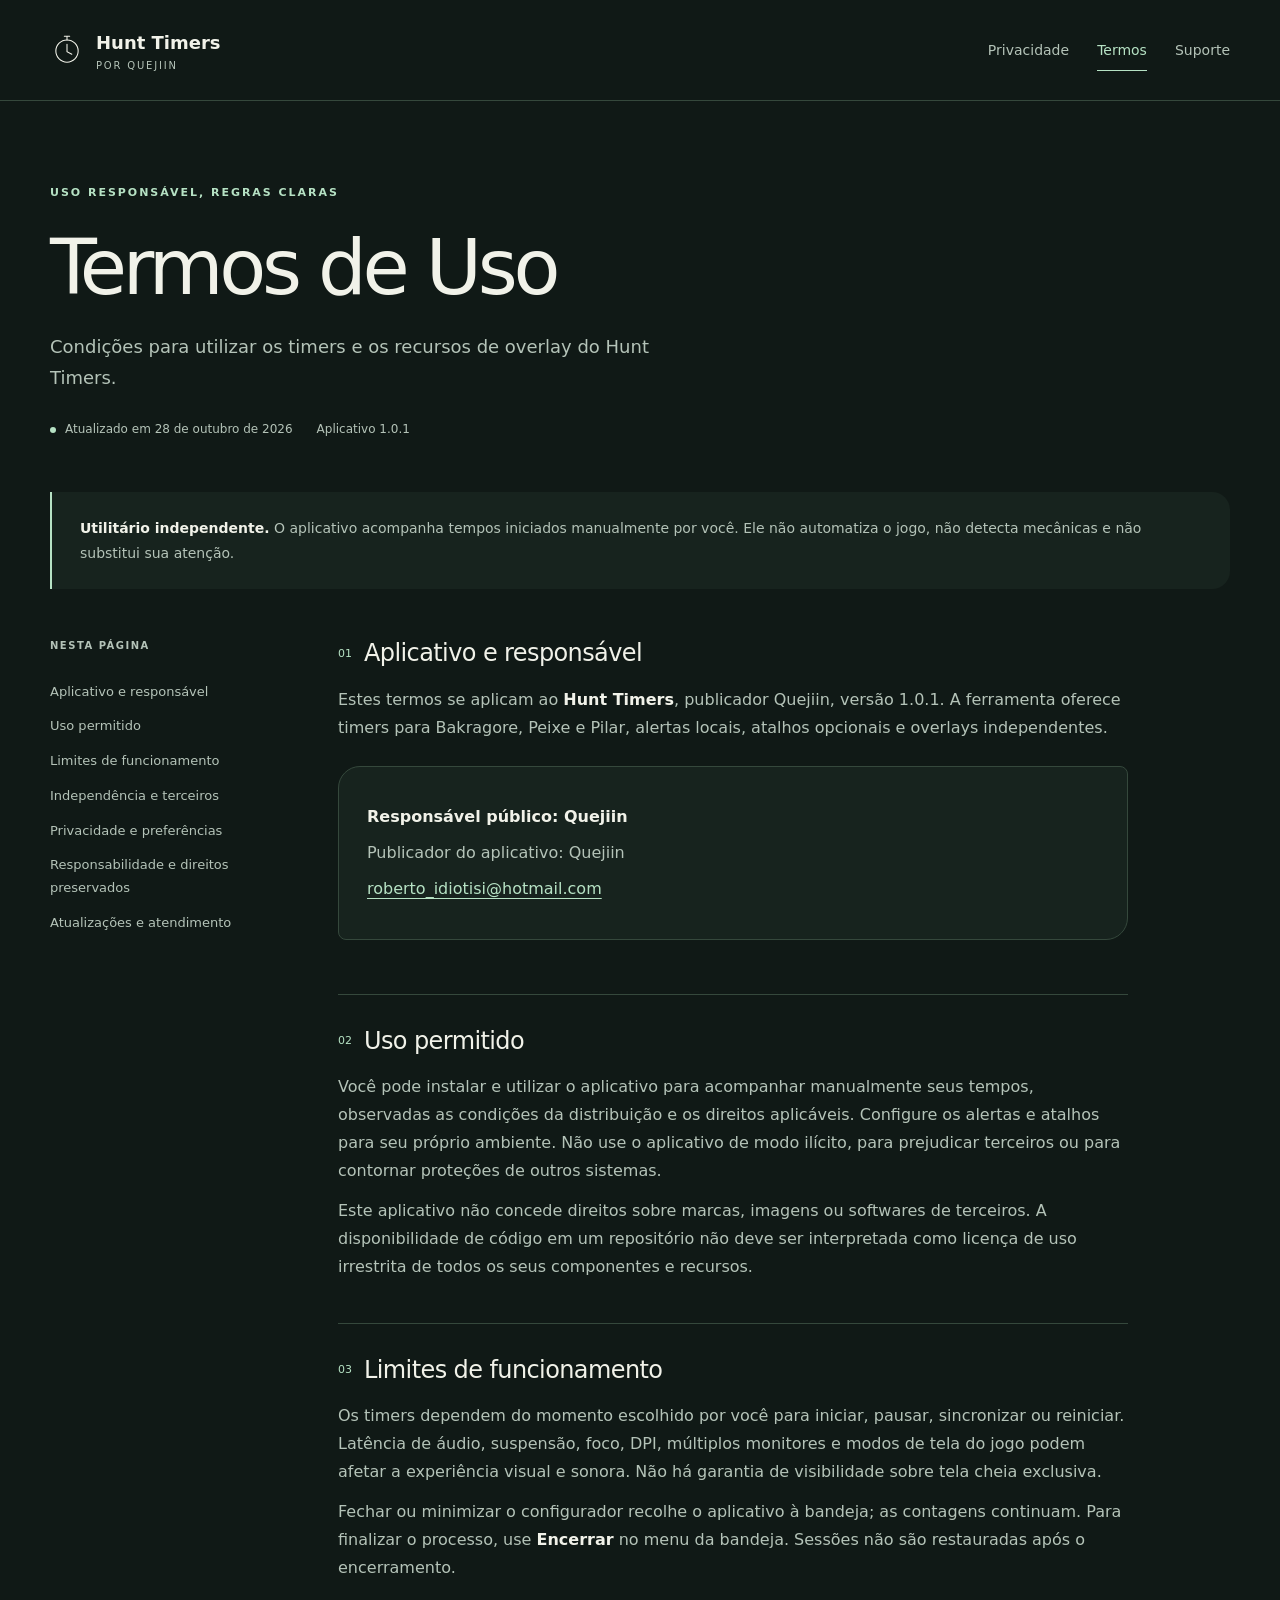
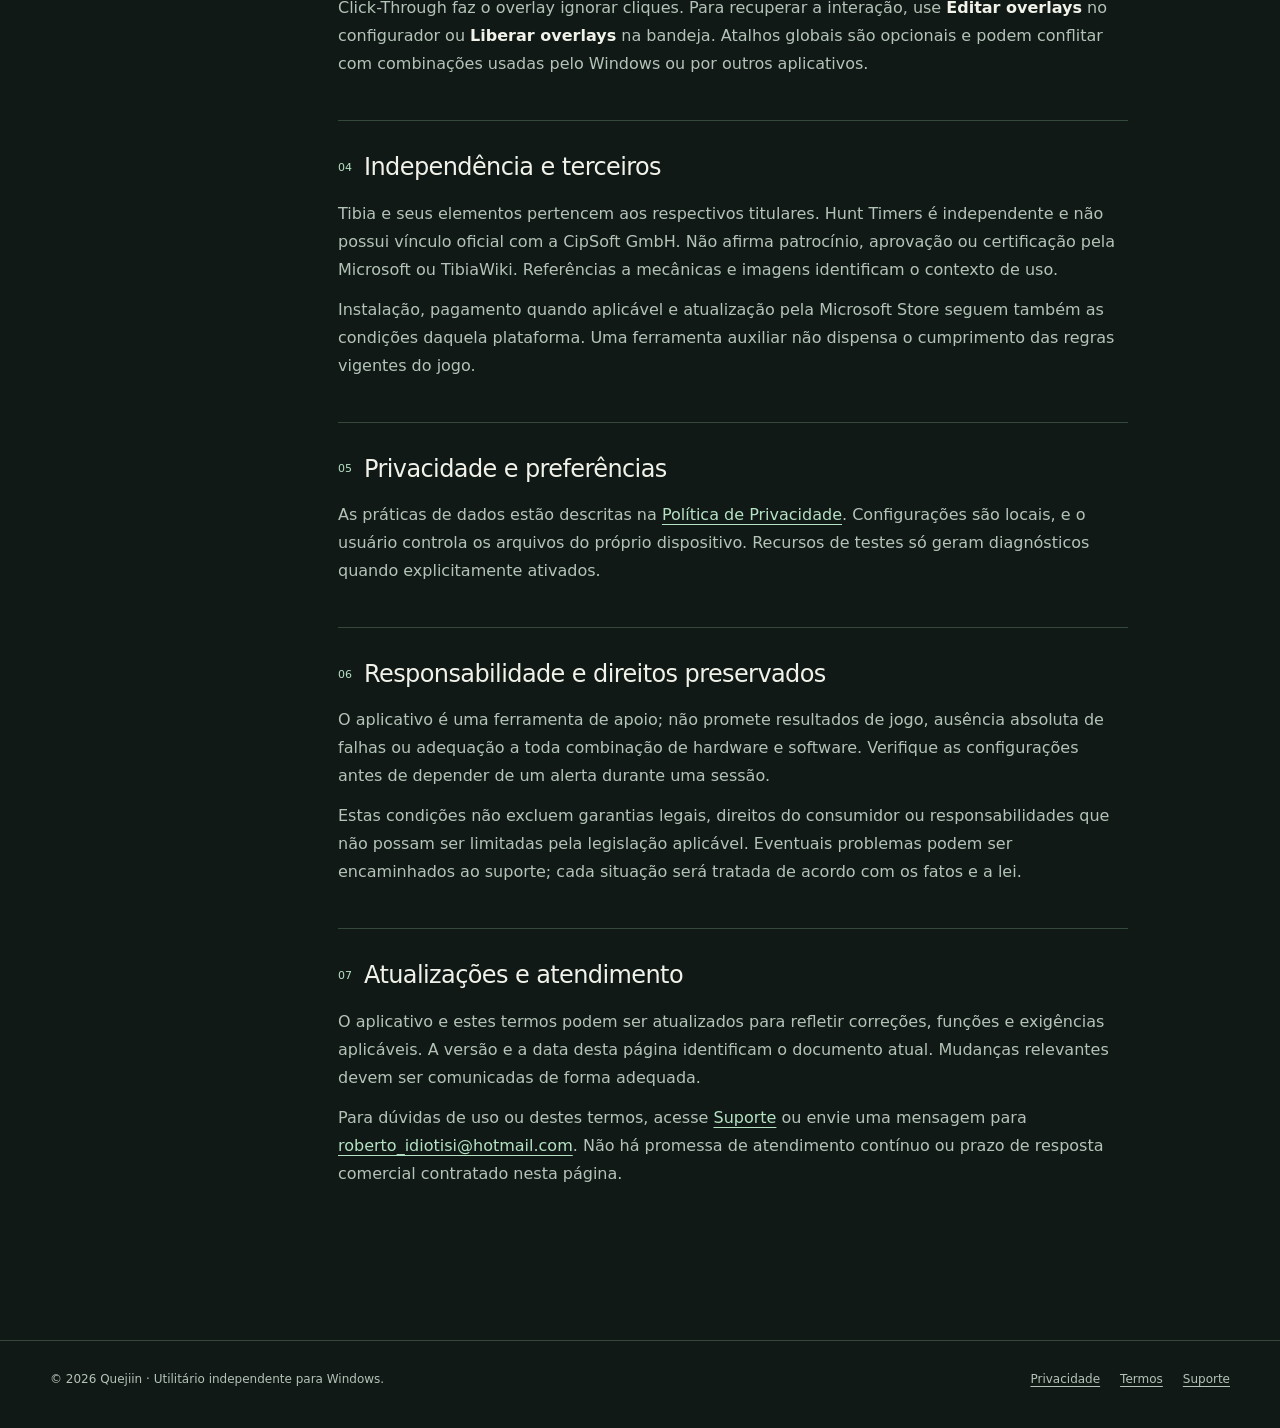
<file: termos.html>
<!doctype html>
<html lang="pt-BR"><head><meta charset="utf-8"><meta name="viewport" content="width=device-width,initial-scale=1"><meta name="color-scheme" content="dark"><meta name="referrer" content="strict-origin-when-cross-origin"><meta http-equiv="Content-Security-Policy" content="default-src 'none'; style-src 'self'; img-src 'self'; font-src 'none'; script-src 'none'; connect-src 'none'; base-uri 'none'; form-action 'none'; object-src 'none'"><title>Termos de Uso | Hunt Timers</title><meta name="description" content="Condições para utilizar os timers e os recursos de overlay do Hunt Timers."><link rel="canonical" href="https://quejiin.github.io/termos.html"><link rel="icon" type="image/svg+xml" href="assets/icon.svg"><link rel="stylesheet" href="assets/style.css"></head>
<body><a class="skip" href="#conteudo">Pular para o conteúdo</a><header class="site-header"><div class="wrap header-row"><a class="brand" href="index.html"><svg viewBox="0 0 64 64" aria-hidden="true"><circle cx="32" cy="34" r="21" fill="none" stroke="currentColor" stroke-width="2"/><path d="M32 21v14l9 5M27 6h10M32 6v7" fill="none" stroke="currentColor" stroke-width="2" stroke-linecap="round"/></svg><span>Hunt Timers<small>por Quejiin</small></span></a><nav class="nav" aria-label="Navegação principal"><a href="privacidade.html">Privacidade</a><a href="termos.html" aria-current="page">Termos</a><a href="suporte.html">Suporte</a></nav></div></header><main id="conteudo" class="wrap"><div class="hero"><span class="eyebrow">Uso responsável, regras claras</span><h1>Termos de Uso</h1><p class="lead">Condições para utilizar os timers e os recursos de overlay do Hunt Timers.</p><div class="meta"><span><i class="dot" aria-hidden="true"></i>Atualizado em 28 de outubro de 2026</span><span>Aplicativo 1.0.1</span></div></div><div class="note"><strong>Utilitário independente.</strong> O aplicativo acompanha tempos iniciados manualmente por você. Ele não automatiza o jogo, não detecta mecânicas e não substitui sua atenção.</div><div class="document"><aside class="toc" aria-label="Índice da página"><h2>Nesta página</h2><a href="#sobre">Aplicativo e responsável</a><a href="#utilizacao">Uso permitido</a><a href="#funcionamento">Limites de funcionamento</a><a href="#terceiros">Independência e terceiros</a><a href="#privacidade">Privacidade e preferências</a><a href="#responsabilidade">Responsabilidade e direitos preservados</a><a href="#atualizacoes">Atualizações e atendimento</a></aside><article class="legal" aria-label="Termos de Uso"><section id="sobre" aria-labelledby="titulo-sobre"><h2 id="titulo-sobre"><span class="section-number" aria-hidden="true">01</span>Aplicativo e responsável</h2><p>Estes termos se aplicam ao <strong>Hunt Timers</strong>, publicador Quejiin, versão 1.0.1. A ferramenta oferece timers para Bakragore, Peixe e Pilar, alertas locais, atalhos opcionais e overlays independentes.</p><div class="contact-block"><p><strong>Responsável público: Quejiin</strong></p><p>Publicador do aplicativo: Quejiin</p><p><a class="break" href="mailto:roberto_idiotisi@hotmail.com">roberto_idiotisi@hotmail.com</a></p></div></section>
<section id="utilizacao" aria-labelledby="titulo-utilizacao"><h2 id="titulo-utilizacao"><span class="section-number" aria-hidden="true">02</span>Uso permitido</h2><p>Você pode instalar e utilizar o aplicativo para acompanhar manualmente seus tempos, observadas as condições da distribuição e os direitos aplicáveis. Configure os alertas e atalhos para seu próprio ambiente. Não use o aplicativo de modo ilícito, para prejudicar terceiros ou para contornar proteções de outros sistemas.</p><p>Este aplicativo não concede direitos sobre marcas, imagens ou softwares de terceiros. A disponibilidade de código em um repositório não deve ser interpretada como licença de uso irrestrita de todos os seus componentes e recursos.</p></section>
<section id="funcionamento" aria-labelledby="titulo-funcionamento"><h2 id="titulo-funcionamento"><span class="section-number" aria-hidden="true">03</span>Limites de funcionamento</h2><p>Os timers dependem do momento escolhido por você para iniciar, pausar, sincronizar ou reiniciar. Latência de áudio, suspensão, foco, DPI, múltiplos monitores e modos de tela do jogo podem afetar a experiência visual e sonora. Não há garantia de visibilidade sobre tela cheia exclusiva.</p><p>Fechar ou minimizar o configurador recolhe o aplicativo à bandeja; as contagens continuam. Para finalizar o processo, use <strong>Encerrar</strong> no menu da bandeja. Sessões não são restauradas após o encerramento.</p><p>Click-Through faz o overlay ignorar cliques. Para recuperar a interação, use <strong>Editar overlays</strong> no configurador ou <strong>Liberar overlays</strong> na bandeja. Atalhos globais são opcionais e podem conflitar com combinações usadas pelo Windows ou por outros aplicativos.</p></section>
<section id="terceiros" aria-labelledby="titulo-terceiros"><h2 id="titulo-terceiros"><span class="section-number" aria-hidden="true">04</span>Independência e terceiros</h2><p>Tibia e seus elementos pertencem aos respectivos titulares. Hunt Timers é independente e não possui vínculo oficial com a CipSoft GmbH. Não afirma patrocínio, aprovação ou certificação pela Microsoft ou TibiaWiki. Referências a mecânicas e imagens identificam o contexto de uso.</p><p>Instalação, pagamento quando aplicável e atualização pela Microsoft Store seguem também as condições daquela plataforma. Uma ferramenta auxiliar não dispensa o cumprimento das regras vigentes do jogo.</p></section>
<section id="privacidade" aria-labelledby="titulo-privacidade"><h2 id="titulo-privacidade"><span class="section-number" aria-hidden="true">05</span>Privacidade e preferências</h2><p>As práticas de dados estão descritas na <a href="privacidade.html">Política de Privacidade</a>. Configurações são locais, e o usuário controla os arquivos do próprio dispositivo. Recursos de testes só geram diagnósticos quando explicitamente ativados.</p></section>
<section id="responsabilidade" aria-labelledby="titulo-responsabilidade"><h2 id="titulo-responsabilidade"><span class="section-number" aria-hidden="true">06</span>Responsabilidade e direitos preservados</h2><p>O aplicativo é uma ferramenta de apoio; não promete resultados de jogo, ausência absoluta de falhas ou adequação a toda combinação de hardware e software. Verifique as configurações antes de depender de um alerta durante uma sessão.</p><p>Estas condições não excluem garantias legais, direitos do consumidor ou responsabilidades que não possam ser limitadas pela legislação aplicável. Eventuais problemas podem ser encaminhados ao suporte; cada situação será tratada de acordo com os fatos e a lei.</p></section>
<section id="atualizacoes" aria-labelledby="titulo-atualizacoes"><h2 id="titulo-atualizacoes"><span class="section-number" aria-hidden="true">07</span>Atualizações e atendimento</h2><p>O aplicativo e estes termos podem ser atualizados para refletir correções, funções e exigências aplicáveis. A versão e a data desta página identificam o documento atual. Mudanças relevantes devem ser comunicadas de forma adequada.</p><p>Para dúvidas de uso ou destes termos, acesse <a href="suporte.html">Suporte</a> ou envie uma mensagem para <a class="break" href="mailto:roberto_idiotisi@hotmail.com">roberto_idiotisi@hotmail.com</a>. Não há promessa de atendimento contínuo ou prazo de resposta comercial contratado nesta página.</p></section></article></div></main><footer><div class="wrap footer-row"><span>© 2026 Quejiin · Utilitário independente para Windows.</span><nav class="footer-links" aria-label="Links do rodapé"><a href="privacidade.html">Privacidade</a><a href="termos.html" aria-current="page">Termos</a><a href="suporte.html">Suporte</a></nav></div></footer></body></html>
</file>
<file: assets/style.css>
@charset "UTF-8";
:root{color-scheme:dark;--bg:#101916;--surface:#17231e;--raised:#1e2e26;--ink:#f1f2e9;--muted:#b4c3b8;--mint:#b6e2c4;--line:#35483c;--accent:#e4c98d;--max:1180px}
*{box-sizing:border-box}html{scroll-behavior:smooth;scroll-padding-top:2rem}body{margin:0;background:var(--bg);color:var(--ink);font-family:system-ui,-apple-system,"Segoe UI",sans-serif;font-size:16px;line-height:1.75}a{color:var(--mint);text-underline-offset:.24em;text-decoration-thickness:1px}a:hover{color:white}a:focus-visible,summary:focus-visible{outline:3px solid var(--accent);outline-offset:5px;border-radius:3px}::selection{background:var(--mint);color:var(--bg)}.wrap{width:min(var(--max),calc(100% - 64px));margin:auto}.skip{position:absolute;top:-100px;left:16px;background:var(--mint);color:var(--bg);padding:12px;z-index:5}.skip:focus{top:12px}.site-header{border-bottom:1px solid var(--line)}.header-row{display:flex;align-items:center;justify-content:space-between;gap:24px;min-height:100px}.brand{display:flex;align-items:center;gap:12px;color:var(--ink);font-size:18px;font-weight:650;text-decoration:none;white-space:nowrap}.brand svg{width:34px;height:34px;flex-shrink:0}.brand small{display:block;font-size:10px;font-weight:500;letter-spacing:.18em;text-transform:uppercase;color:var(--muted);line-height:1.5}.nav{display:flex;gap:28px;flex-wrap:wrap}.nav a{font-size:14px;color:var(--muted);text-decoration:none;padding:8px 0}.nav a[aria-current=page]{color:var(--mint);box-shadow:0 1px var(--mint)}.hero{padding:76px 0 52px;position:relative}.eyebrow{font-size:11px;font-weight:650;letter-spacing:.18em;color:var(--mint);text-transform:uppercase}.hero h1{font-size:clamp(2.5rem,6vw,5.2rem);font-weight:400;letter-spacing:-.055em;line-height:1.08;margin:22px 0;max-width:950px}.hero .lead{color:var(--muted);max-width:660px;font-size:18px;line-height:1.7}.meta{display:flex;gap:24px;flex-wrap:wrap;font-size:12px;color:var(--muted);margin-top:26px}.meta span{display:flex;align-items:center;gap:9px}.dot{width:6px;height:6px;border-radius:50%;background:var(--mint);display:inline-block}.divider{height:1px;background:var(--line)}.home-grid{display:grid;grid-template-columns:1.15fr 1fr;gap:64px;padding:56px 0 80px}.home-grid h2{font-size:28px;letter-spacing:-.025em;font-weight:450;margin-top:0}.facts{display:grid;gap:0}.fact{padding:18px 0;border-top:1px solid var(--line);display:grid;grid-template-columns:38px 1fr;gap:16px}.fact .number{color:var(--mint);font-size:12px}.fact strong{font-size:17px;font-weight:550}.fact p{margin:4px 0 0;color:var(--muted);font-size:14px}.destination{display:block;color:var(--ink);text-decoration:none;padding:24px 0;border-top:1px solid var(--line)}.destination:first-child{border-top:0}.destination h3{display:flex;justify-content:space-between;gap:16px;margin:0;font-size:23px;font-weight:450}.destination p{margin:6px 0 0;color:var(--muted);font-size:14px}.destination:hover h3{color:var(--mint)}.note{background:var(--surface);padding:24px 28px;border-left:2px solid var(--mint);border-radius:0 18px 18px 0;color:var(--muted);font-size:14px}.note strong{color:var(--ink)}.document{display:grid;grid-template-columns:220px minmax(0,1fr);gap:68px;padding:48px 0 80px}.toc{position:sticky;top:30px;align-self:start;font-size:13px}.toc h2{font-size:10px;letter-spacing:.15em;text-transform:uppercase;color:var(--muted);margin:0 0 20px}.toc a{display:block;padding:6px 0;text-decoration:none;color:var(--muted)}.toc a:hover{color:var(--mint)}.legal{max-width:790px;min-width:0}.legal section{padding:0 0 30px;margin:0 0 30px;border-bottom:1px solid var(--line);scroll-margin-top:30px}.legal section:last-child{border:0}.legal h2{font-weight:500;font-size:24px;letter-spacing:-.025em;margin:0 0 16px;line-height:1.35}.legal h2 .section-number{display:inline-block;margin-right:12px;color:var(--mint);font-size:11px;letter-spacing:0;vertical-align:middle}.legal p{margin:12px 0;color:var(--muted)}.legal li{color:var(--muted);margin:8px 0}.legal strong{color:var(--ink);font-weight:550}.legal code{font: .86em ui-monospace,Consolas,monospace;color:var(--mint);background:var(--raised);padding:3px 6px;border-radius:4px;overflow-wrap:anywhere}.table-scroll{overflow-x:auto;max-width:100%;margin:20px 0}table{width:100%;border-collapse:collapse;font-size:14px}th,td{text-align:left;vertical-align:top;padding:14px 12px;border-bottom:1px solid var(--line)}th{font-weight:550;color:var(--ink);background:var(--surface)}td{color:var(--muted)}.contact-block{background:var(--surface);padding:28px;border:1px solid var(--line);border-radius:22px 8px 22px 8px;margin:24px 0}.contact-block p{margin:8px 0}.contact-link{font-size:clamp(1rem,2vw,1.3rem);overflow-wrap:anywhere}.button-link{display:inline-flex;align-items:center;gap:24px;background:var(--mint);color:var(--bg);padding:12px 22px;border-radius:12px 12px 12px 4px;text-decoration:none;font-size:14px;font-weight:600}.button-link:hover{background:white;color:var(--bg)}details{border-top:1px solid var(--line);padding:16px 0}summary{cursor:pointer;font-weight:550;color:var(--ink);padding-right:12px}details p{font-size:14px}footer{border-top:1px solid var(--line);padding:28px 0 38px;color:var(--muted);font-size:12px}.footer-row{display:flex;justify-content:space-between;gap:24px;flex-wrap:wrap}.footer-links{display:flex;gap:20px;flex-wrap:wrap}.footer-links a{color:var(--muted)}.small{font-size:12px;color:var(--muted)}.break{overflow-wrap:anywhere}
@media(max-width:800px){.wrap{width:calc(100% - 40px)}.header-row{min-height:100px;gap:12px;align-items:flex-start;flex-direction:column;padding:20px 0}.nav{gap:23px}.hero{padding:48px 0 34px}.hero .lead{font-size:16px}.home-grid{grid-template-columns:1fr;gap:32px;padding:34px 0 50px}.document{grid-template-columns:1fr;gap:26px;padding-top:28px}.toc{position:static;border-bottom:1px solid var(--line);padding-bottom:20px}.toc a{display:inline-block;margin-right:18px;padding:4px 0}.toc h2{margin-bottom:10px}.legal h2{font-size:22px}.note{padding:18px 20px}.meta{gap:12px 20px}.contact-block{padding:20px}th,td{padding:10px 8px}.footer-row{gap:12px}}
@media(prefers-reduced-motion:reduce){html{scroll-behavior:auto}}
@media print{body{background:white;color:black}.site-header,.toc,.skip,footer{display:none}.wrap{width:100%}.hero{padding:12px 0}.hero h1{font-size:32px}.document{display:block}.legal{max-width:none}.legal p,.legal li,.hero .lead,.meta,td{color:#222}a{color:#17422c}.note,.contact-block,th{background:#eee;color:black}.legal code{background:#eee;color:#17422c}}
</file>
